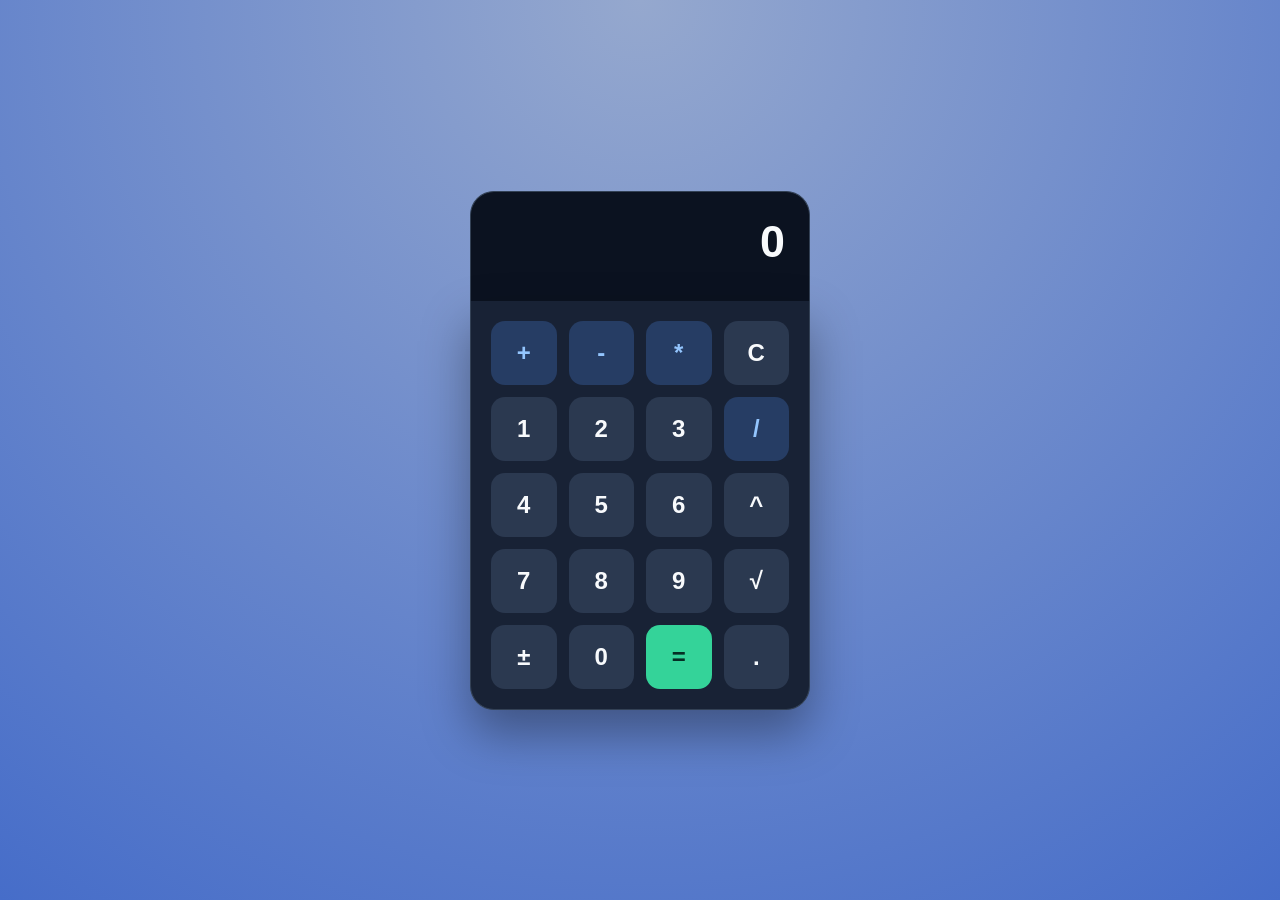
<file: calculatrice/index.html>
<!DOCTYPE html>
<html lang="pt-br">
<head>
    <meta charset="UTF-8">
    <meta http-equiv="X-UA-Compatible" content="IE=edge">
    <meta name="viewport" content="width=device-width, initial-scale=1.0">
    <title>La Calculatrice</title>
    <link rel = "stylesheet" href = "style.css">
</head>

<body>
    <label id = "countLabel">0</label>

    <div id = "btnContainer">
        <button class = 'buttons' id = "plusBtn"> + </button>
        <button class = 'buttons' id = "minusBtn"> - </button>
        <button class = 'buttons' id = "timesBtn"> * </button>
        <button class = 'buttons' id = "clearBtn"> C </button>
        <br>
        <button class = 'buttons' id = "1Btn"> 1 </button>
        <button class = 'buttons' id = "2Btn"> 2 </button>
        <button class = 'buttons' id = "3Btn"> 3 </button>
        <button class = 'buttons' id = "divBtn"> / </button>
        <br>
        <button class = 'buttons' id = "4Btn"> 4 </button>
        <button class = 'buttons' id = "5Btn"> 5 </button>
        <button class = 'buttons' id = "6Btn"> 6 </button>
        <button class = 'buttons' id = "expBtn"> ^ </button>
        <br>
        <button class = 'buttons' id = "7Btn"> 7 </button>
        <button class = 'buttons' id = "8Btn"> 8 </button>
        <button class = 'buttons' id = "9Btn"> 9 </button>
        <button class = 'buttons' id = "sqrtBtn"> √ </button>
        <br>
        <button class = 'buttons' id = "pmBtn"> ± </button>
        <button class = 'buttons' id = "0Btn"> 0 </button>
        <button class = 'buttons' id = "equalBtn"> = </button>
        <button class = 'buttons' id = "commaBtn"> . </button>

        <br>
    </div>

    <script src = "index.js"></script>

</body>

</html>
</file>
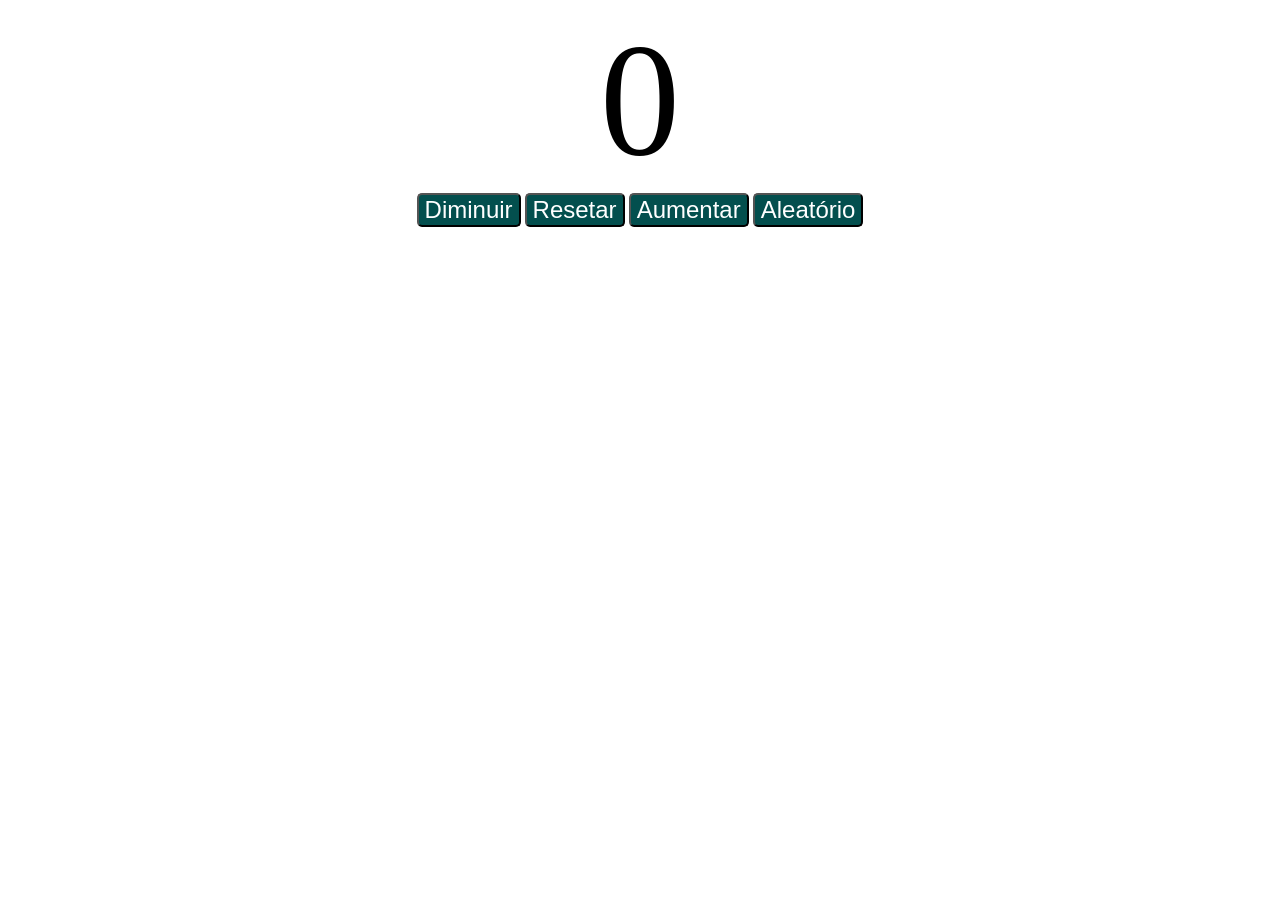
<file: counter/index.html>
<!DOCTYPE html>
<html lang="pt-br">
<head>
    <meta charset="UTF-8">
    <meta http-equiv="X-UA-Compatible" content="IE=edge">
    <meta name="viewport" content="width=device-width, initial-scale=1.0">
    <title>Number Counter</title>
    <link rel = "stylesheet" href = "style.css">
</head>

<body>
    <label id = "countLabel">0</label>

    <div id = "btnContainer">
        <button class = 'buttons' id = "decreaseBtn"> Diminuir </button>
        <button class = 'buttons' id = "resetBtn"> Resetar </button>
        <button class = 'buttons' id = "increaseBtn"> Aumentar </button>
        <button class = 'buttons' id = "randomBtn"> Aleatório </button>

    </div>
    <script src = "index.js"></script>
</body>

</html>
</file>
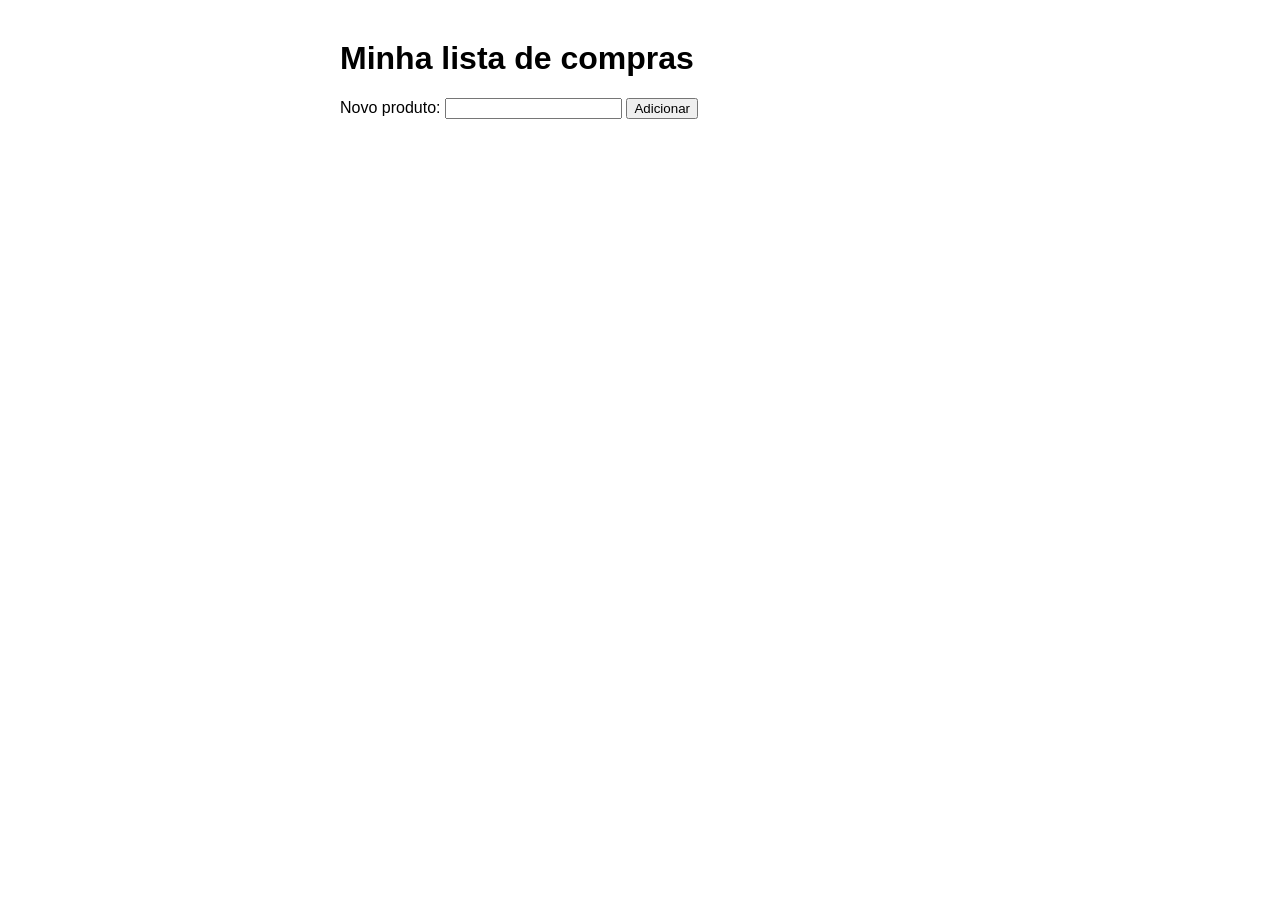
<file: defi/index.html>
<!DOCTYPE html>
<html lang="pt-BR">
  <head>
    <meta charset="UTF-8">
    <meta name="viewport" content="width=device-width, initial-scale=1.0">
    <title>Lista de compras</title>

    <style>
      body {
        max-width: 600px;
        margin: 40px auto;
        padding: 0 20px;
        font-family: Arial, sans-serif;
      }

      li {
        margin-bottom: 12px;
      }

      li button {
        margin-left: 15px;
      }

      button {
        cursor: pointer;
      }
    </style>
  </head>

  <body>
    <h1>Minha lista de compras</h1>

    <label for="produto">Novo produto:</label>
    <input type="text" id="produto">

    <button id="adicionar" type="button">Adicionar</button>

    <ul id="lista"></ul>

    <script>
      // Referências aos elementos que já existem na página.
      const lista = document.getElementById("lista");
      const campo = document.getElementById("produto");
      const botaoAdicionar = document.getElementById("adicionar");

      function adicionarProduto() {
        // Guarda o texto antes de limpar o campo.
        const nomeProduto = campo.value.trim();
        campo.value = "";

        // Evita adicionar um produto vazio.
        if (nomeProduto === "") {
          campo.focus();
          return;
        }

        // Cria os elementos do novo produto.
        const item = document.createElement("li");
        const texto = document.createElement("span");
        const botaoExcluir = document.createElement("button");

        // Define o conteúdo.
        texto.textContent = nomeProduto;
        botaoExcluir.textContent = "Excluir";
        botaoExcluir.type = "button";

        // Monta o item e o insere na lista.
        item.appendChild(texto);
        item.appendChild(botaoExcluir);
        lista.appendChild(item);

        // Este botão exclui este item.
        botaoExcluir.addEventListener("click", function() {
          item.remove();
        });

        // Devolve o cursor ao campo.
        campo.focus();
      }

      botaoAdicionar.addEventListener("click", adicionarProduto);
    </script>
  </body>
</html>
</file>
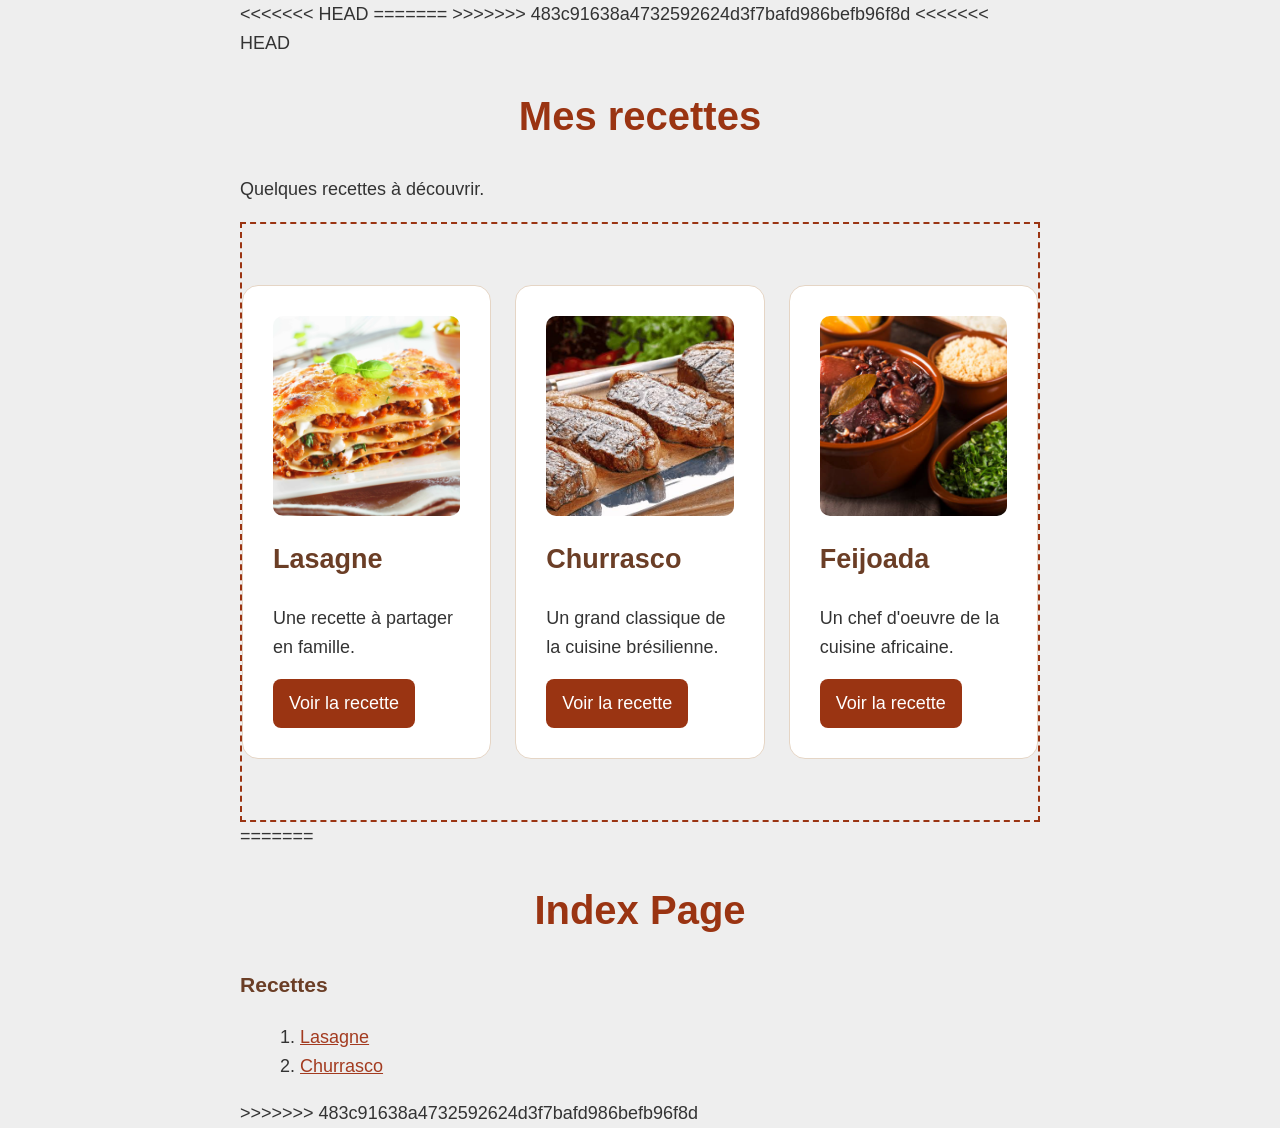
<file: my-recipes/index.html>
<!DOCTYPE html>
<html lang="pt-br">
<head>
    <meta charset="UTF-8">
    <meta http-equiv="X-UA-Compatible" content="IE=edge">
    <meta name="viewport" content="width=device-width, initial-scale=1.0">
<<<<<<< HEAD
    <link rel="stylesheet" href="css/style.css">
=======
    <link rel=""stylesheet" href="css/style.css">
>>>>>>> 483c91638a4732592624d3f7bafd986befb96f8d
    <title>Mes recettes</title>
</head>

<body>
<<<<<<< HEAD
<h1>Mes recettes</h1>
<p>Quelques recettes à découvrir.</p>

<div class="recettes">

    <article class="carte">
        <img src="./images/lasanha.jpg" alt="Lasagne">

        <h2>Lasagne</h2>

        <p>Une recette à partager en famille.</p>

        <a class="bouton" href="./lasagne.html">
            Voir la recette
        </a>
    </article>

    <article class="carte">
        <img src="./images/churrasco.jpg" alt="Churrasco">

        <h2>Churrasco</h2>

        <p>Un grand classique de la cuisine brésilienne.</p>

        <a class="bouton" href="./churrasco.html">
            Voir la recette
        </a>
    </article>

    <article class="carte">
        <img src="./images/feijoada.jpg" alt="Feijoada">

        <h2>Feijoada</h2>

        <p>Un chef d'oeuvre de la cuisine africaine.</p>

        <a class="bouton" href="./feijoada.html">
            Voir la recette
        </a>
    </article>

</div>
=======
    <h1>Index Page</h1>

    <h3>Recettes</h3>
    <ol>
    1. <a href="./lasagne.html">Lasagne</a> <br/>
    2. <a href="./churrasco.html">Churrasco</a>
    </ol>

>>>>>>> 483c91638a4732592624d3f7bafd986befb96f8d
</body>

</html>
</file>
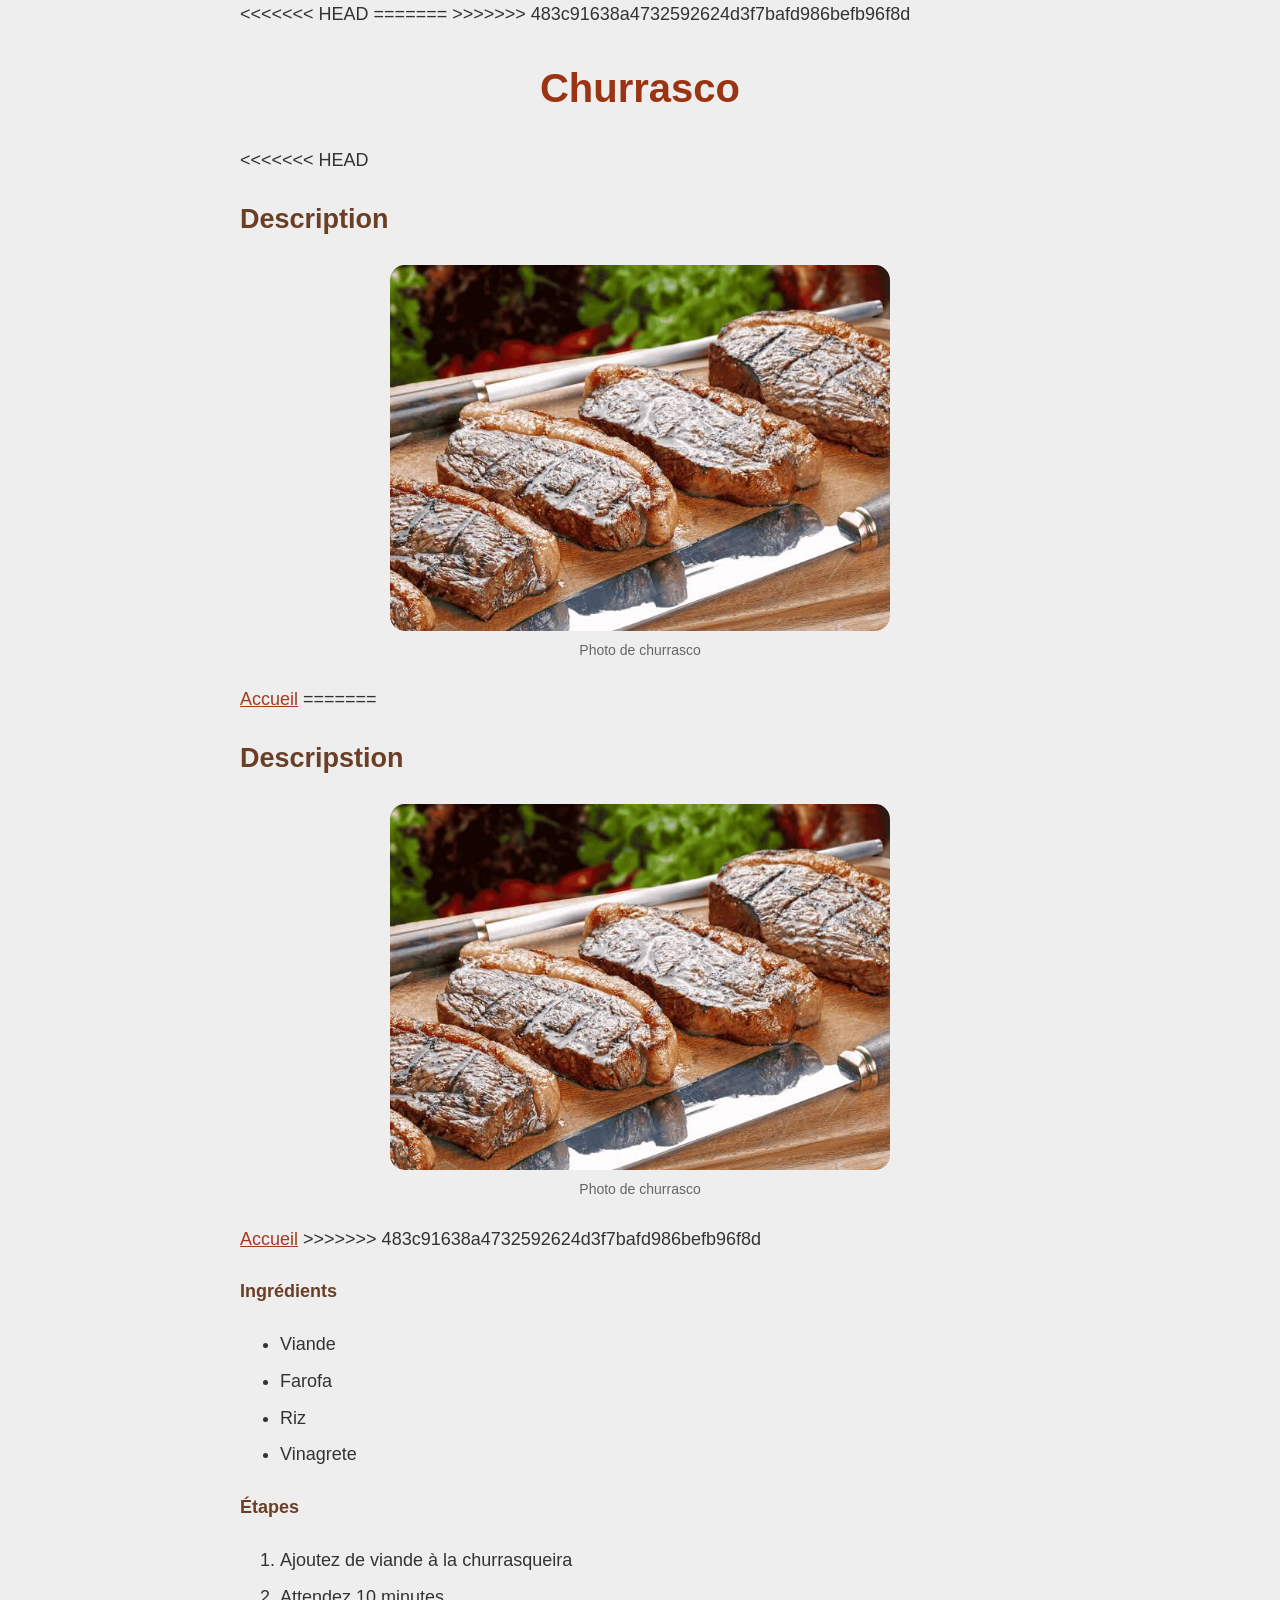
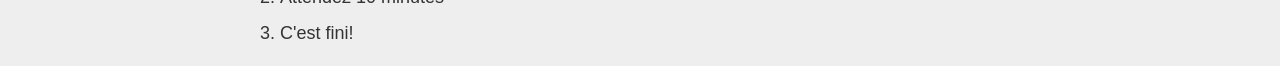
<file: my-recipes/churrasco.html>
<!DOCTYPE html>
<html lang="pt-br">
<head>
    <meta charset="UTF-8">
    <meta http-equiv="X-UA-Compatible" content="IE=edge">
    <meta name="viewport" content="width=device-width, initial-scale=1.0">
<<<<<<< HEAD
    <link rel="stylesheet" href="css/style.css">
=======
    <link rel=""stylesheet" href="css/style.css">
>>>>>>> 483c91638a4732592624d3f7bafd986befb96f8d
    <title>Mes recettes</title>
</head>

<body>
    <h1>Churrasco</h1>

<<<<<<< HEAD
    <h2>Description</h2>

    <figure>
        <img
            src="./images/churrasco.jpg"
            alt="Photo de churrasco"
        >
        <figcaption>Photo de churrasco</figcaption>
    </figure>

    <a class="retour" href="./index.html">Accueil</a>
=======
    <h2>Descripstion</h2>

    <img src = "./images/churrasco.jpg" alt="Photo de lasagne" width = 200>
    <figcaption> Photo de churrasco </figcaption>
    <a href="./index.html">Accueil</a>
>>>>>>> 483c91638a4732592624d3f7bafd986befb96f8d

    <h4>Ingrédients</h4>
    <ul>
        <li>Viande</li>
        <li>Farofa</li>
        <li>Riz</li>
        <li>Vinagrete</li>
    </ul>

    <h4>Étapes</h4>
    <ol>
        <li>Ajoutez de viande à la churrasqueira</li>
        <li>Attendez 10 minutes</li>
        <li>C'est fini!</li>
    </ol>

</body>

</html>
</file>
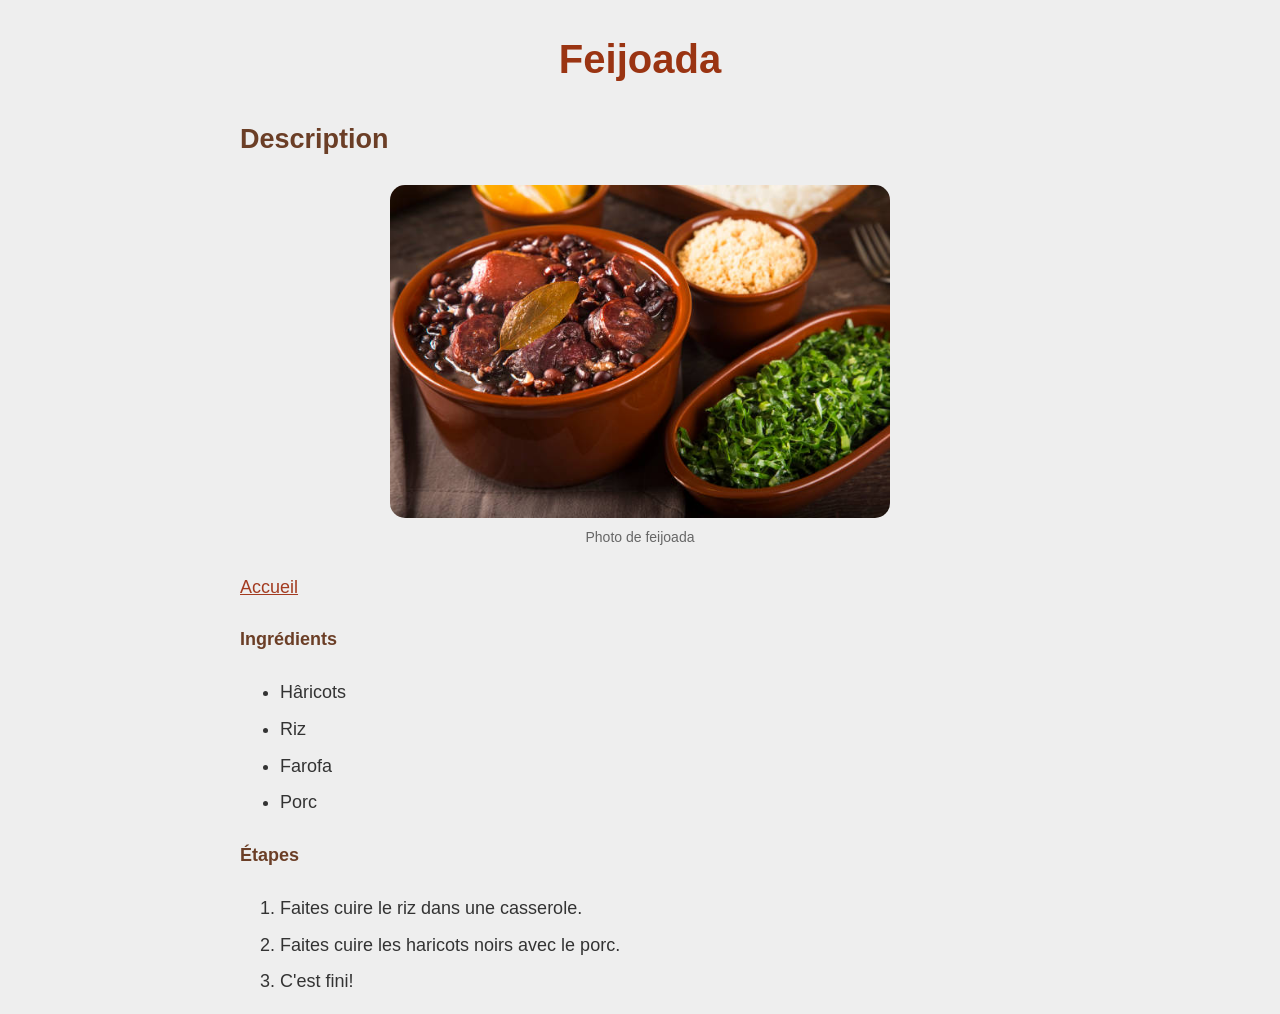
<file: my-recipes/feijoada.html>
<!DOCTYPE html>
<html lang="pt-br">
<head>
    <meta charset="UTF-8">
    <meta http-equiv="X-UA-Compatible" content="IE=edge">
    <meta name="viewport" content="width=device-width, initial-scale=1.0">
    <link rel="stylesheet" href="css/style.css">
    <title>Mes recettes</title>
</head>

<body>
    <h1>Feijoada</h1>

    <h2>Description</h2>

    <img src = "./images/feijoada.jpg" alt="Photo de feijoada" width = 200>
    <figcaption> Photo de feijoada </figcaption>
    <a class="retour" href="./index.html">Accueil</a>

    <h4>Ingrédients</h4>
    <ul>
        <li>Hâricots</li>
        <li>Riz</li>
        <li>Farofa</li>
        <li>Porc</li>
    </ul>

    <h4>Étapes</h4>
    <ol>
        <li>Faites cuire le riz dans une casserole.</li>
        <li>Faites cuire les haricots noirs avec le porc.</li>
        <li>C'est fini!</li>
    </ol>

</body>

</html>
</file>
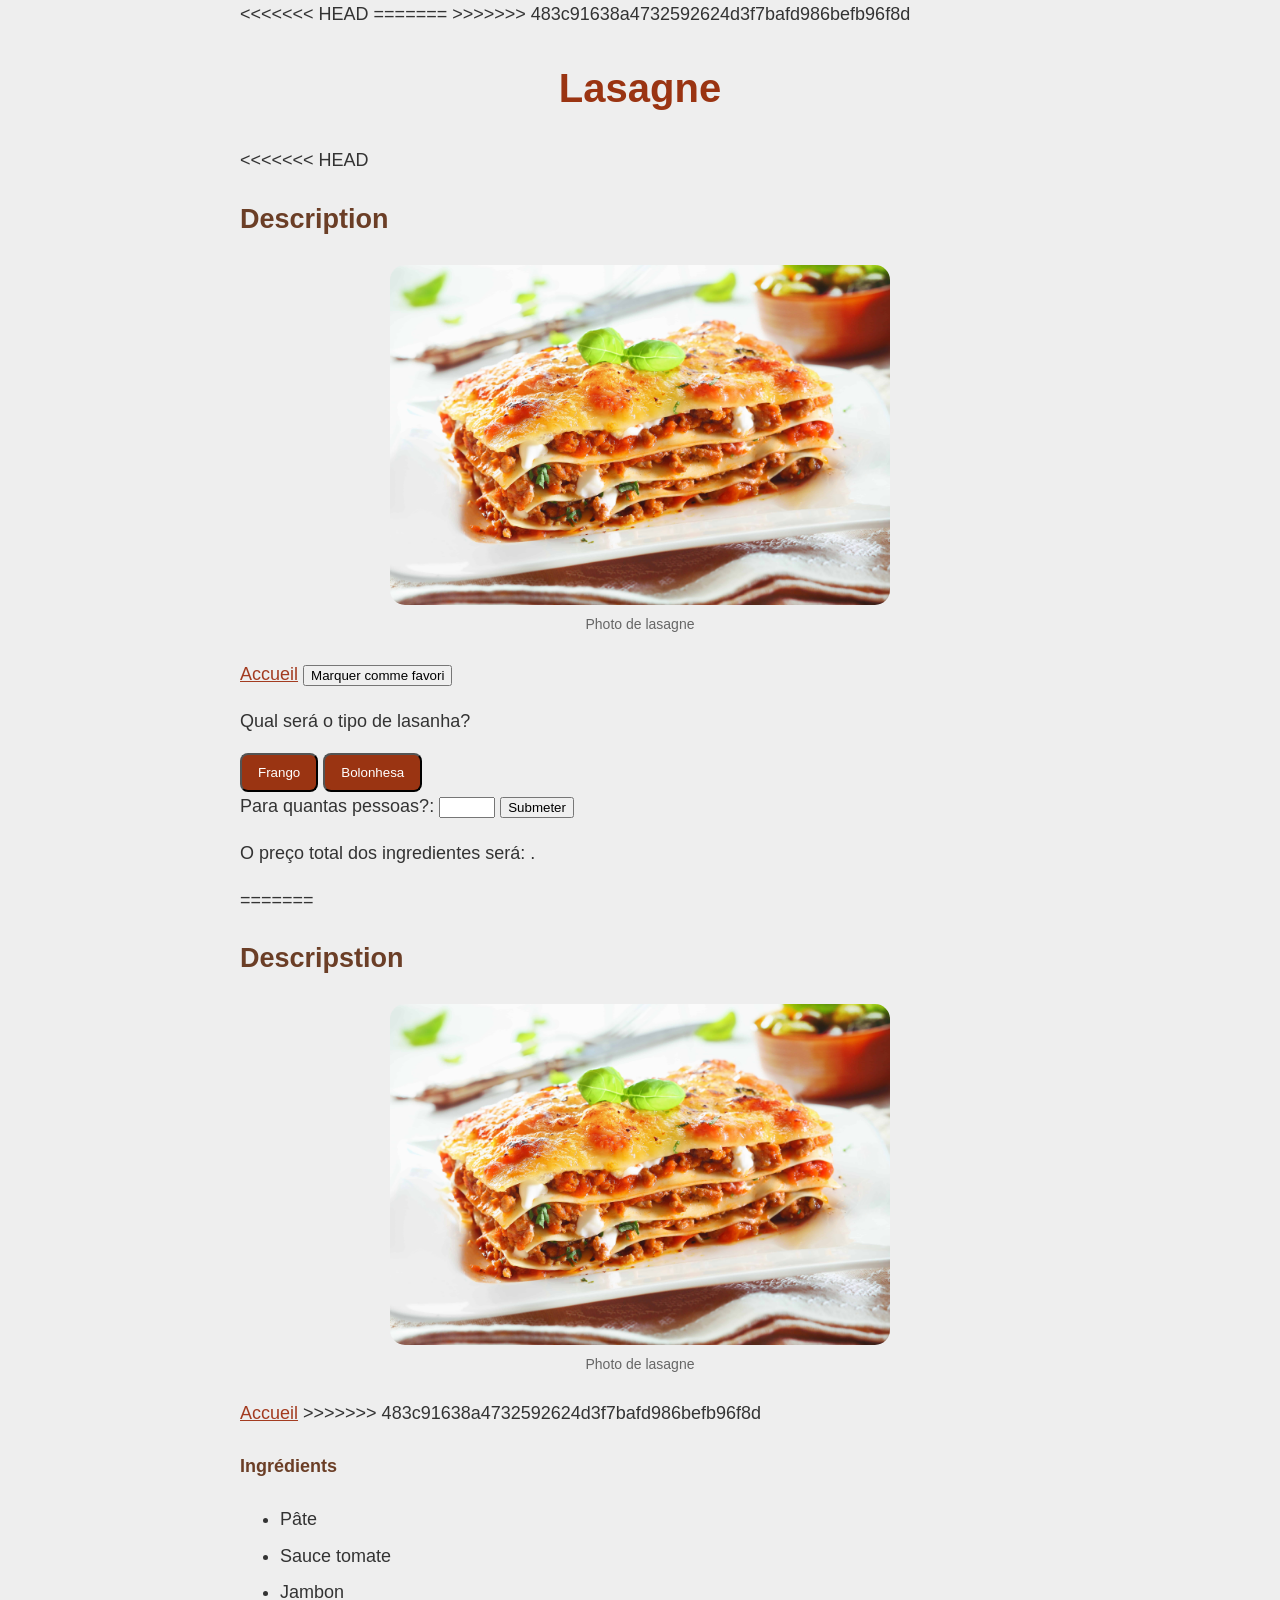
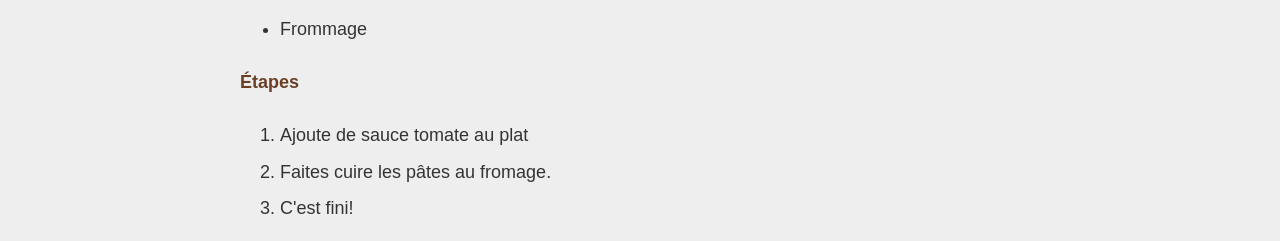
<file: my-recipes/lasagne.html>
<!DOCTYPE html>
<html lang="pt-br">
<head>
    <meta charset="UTF-8">
    <meta http-equiv="X-UA-Compatible" content="IE=edge">
    <meta name="viewport" content="width=device-width, initial-scale=1.0">
<<<<<<< HEAD
    <link rel="stylesheet" href="css/style.css">
    <script src="./js/script.js" defer></script>
=======
    <link rel=""stylesheet" href="css/style.css">
>>>>>>> 483c91638a4732592624d3f7bafd986befb96f8d
    <title>Mes recettes</title>
</head>

<body>
    <h1>Lasagne</h1>

<<<<<<< HEAD
    <h2>Description</h2>

    <img src = "./images/lasanha.jpg" alt="Photo de lasagne" width = 200>
    <figcaption> Photo de lasagne </figcaption>
    <a class="retour" href="./index.html">Accueil</a>

    <button id="favorito" type="button">
    Marquer comme favori
    </button>

    <p id="p1"> Qual será o tipo de lasanha? </p>

    <button class = bouton id = "botaoFrango"> Frango </button>
    <button class = bouton id = "botaoBolonhesa"> Bolonhesa </button>
    <br>

    <label for="quantidade">Para quantas pessoas?:</label>
    <input type="number" id="quantidade" name="quantidade" min="0" max="100" step="1">
    <button id = "botaoPessoas"> Submeter </button>


    <p id="p_preco">O preço total dos ingredientes será: .</p>
=======
    <h2>Descripstion</h2>

    <img src = "./images/lasanha.jpg" alt="Photo de lasagne" width = 200>
    <figcaption> Photo de lasagne </figcaption>
    <a href="./index.html">Accueil</a>
>>>>>>> 483c91638a4732592624d3f7bafd986befb96f8d

    <h4>Ingrédients</h4>
    <ul>
        <li>Pâte</li>
        <li>Sauce tomate</li>
        <li>Jambon</li>
        <li>Frommage</li>
    </ul>

    <h4>Étapes</h4>
    <ol>
        <li>Ajoute de sauce tomate au plat</li>
        <li>Faites cuire les pâtes au fromage.</li>
        <li>C'est fini!</li>
    </ol>

</body>

</html>
</file>
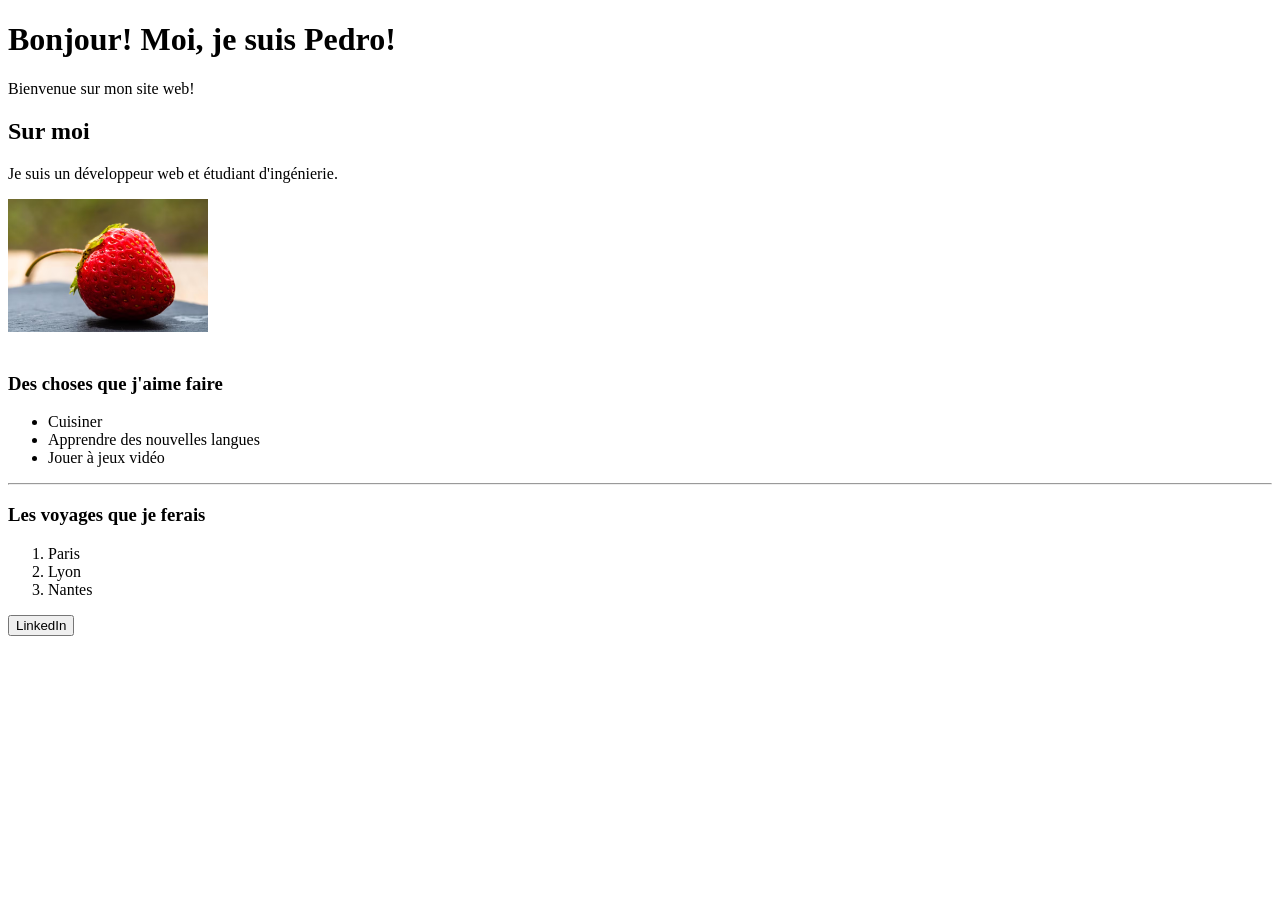
<file: pasta1/oi.html>
<!DOCTYPE html>
<html lang="pt-br">
<head>
    <meta charset="UTF-8">
    <meta http-equiv="X-UA-Compatible" content="IE=edge">
    <meta name="viewport" content="width=device-width, initial-scale=1.0">
    <link rel=""stylesheet" href="css/style.css">
    <title>Pedro Altounian website</title>
</head>

<body>
    <h1>Bonjour! Moi, je suis Pedro!</h1>
    <p>Bienvenue sur mon site web!</p>

    <h2>Sur moi</h2>
    <p>Je suis un développeur web et étudiant d'ingénierie.</p>

    <img src="./Morango.avif" alt="Foto de perfil do Pedro Altounian" width="200">
    <br></br>

    <h3>Des choses que j'aime faire</h3>
    <ul> 
        <li>Cuisiner</li>
        <li>Apprendre des nouvelles langues</li>
        <li>Jouer à <a>jeux</a> vidéo</li>
    </ul>

    <hr/>

    <h3>Les voyages que je ferais</h3>
    <ol>
        <li>Paris</li>
        <li>Lyon</li>
        <li>Nantes</li>
    </ol>

    <button onclick="window.location.href='https://www.linkedin.com/in/pedro-altounian/'">LinkedIn</button>


</body>
</html>
</file>
<file: calculatrice/style.css>
/*
/* Inclui padding e bordas no tamanho dos elementos. */
* {
    box-sizing: border-box;
}

body {
    min-height: 100vh;
    margin: 0;
    padding: 24px 16px;

    display: flex;
    flex-direction: column;
    align-items: center;
    justify-content: center;

    font-family: "Segoe UI", sans-serif;
    background: radial-gradient(circle at top, #95a8ce, #466dc9);
    color: #f8fafc;
}

/* Visor */
#countLabel {
    display: block;
    width: min(100%, 340px);
    min-height: 110px;
    padding: 24px;

    background-color: #0b1220;
    border: 1px solid #334155;
    border-bottom: none;
    border-radius: 24px 24px 0 0;

    font-size: clamp(1.8rem, 7vw, 2.8rem);
    font-weight: 600;
    font-variant-numeric: tabular-nums;
    text-align: right;
    overflow-wrap: anywhere;
}

/* Teclado com três colunas iguais */
#btnContainer {
    width: min(100%, 340px);
    padding: 20px;

    display: grid;
    grid-template-columns: repeat(4, 1fr);
    gap: 12px;

    background-color: #182235;
    border: 1px solid #334155;
    border-top: none;
    border-radius: 0 0 24px 24px;

    box-shadow: 0 24px 48px rgb(0 0 0 / 35%);
}

/* O Grid organiza as linhas sem precisar dos <br>. */
#btnContainer br {
    display: none;
}

/* Estilo comum a todos os botões */
.buttons {
    min-width: 0;
    min-height: 64px;
    padding: 12px;

    border: none;
    border-radius: 14px;

    background-color: #2b3950;
    color: #f8fafc;

    font: inherit;
    font-size: 1.5rem;
    font-weight: 600;

    cursor: pointer;
    touch-action: manipulation;

    transition:
        background-color 150ms ease,
        transform 150ms ease;
}

.buttons:hover {
    background-color: #3c4e6b;
    transform: translateY(-2px);
}

.buttons:active {
    transform: translateY(1px);
}

/* Mostra qual botão está selecionado ao navegar com Tab. */
.buttons:focus-visible {
    outline: 3px solid #f8fafc;
    outline-offset: 3px;
}

/* Operadores */
#plusBtn,
#minusBtn,
#timesBtn,
#divBtn {
    background-color: #263d64;
    color: #93c5fd;
}

#plusBtn:hover,
#minusBtn:hover,
#timesBtn:hover,
#divBtn:hover {
    background-color: #345384;
}

/* Botão de resultado */
#equalBtn {
    background-color: #34d399;
    color: #052e24;
}

#equalBtn:hover {
    background-color: #6ee7b7;
}

/* Respeita a preferência por menos animações. */
@media (prefers-reduced-motion: reduce) {
    .buttons {
        transition: none;
    }

    .buttons:hover,
    .buttons:active {
        transform: none;
    }
}
</file>
<file: counter/style.css>
#countLabel {
    display: block;
    text-align: center;
    font-size: 10em;
    font: Times;
}

#btnContainer {
    text-align: center;
}

.buttons{
    padding: 10px 20 px;
    font-size: 1.5em;
    color: white;
    background-color: rgb(3, 79, 78);
    border-radius: 5px;
    cursor: pointer;
    transition: background-color 0.25s;
}

.buttons:hover{
    background-color: blue;
}
</file>
<file: my-recipes/css/style.css>
/* Faz a largura incluir o padding e a borda */
* {
    box-sizing: border-box;
}

/* Aparência geral */
body {
    font-family: Arial, sans-serif;
    font-size: 18px;
    line-height: 1.6;

    color: #333333;
    background-color: #eeeeee;

    max-width: 800px;
    margin: 0 auto;
    padding: 0px 0px;
}

/* Título principal */
h1 {
    color: #9a3412;
    font-size: 40px;
    text-align: center;
}

/* Títulos das seções */
h2,
h3,
h4 {
    color: #6b3e26;
}

/* Fotografias */
img {
    display: block;
    width: 100%;
    max-width: 500px;
    height: auto;

    margin: 24px auto 8px;
    border-radius: 15px;
}

/* Legendas */
figcaption {
    color: #666666;
    font-size: 14px;
    text-align: center;
    margin-bottom: 24px;
}

/* Links */
a {
    color: #a33b20;
}

/* Aparência do link ao passar o mouse */
a:hover {
    color: #652310;
    text-decoration: none;
}

/* Espaço entre os itens das listas */
li {
    margin-bottom: 8px;
}

figure {
    margin: 0;
}

.carte {
    background-color: #ffffff;
    padding: 24px;
    border: 1px solid #e5d5c5;
    border-radius: 16px;
    margin-bottom: 24px;
}

.carte img {
    width: 100%;
    height: 200px;
    object-fit: cover;
    margin: 0;
    border-radius: 10px;
}

.recettes {
    display: flex;
    flex-direction: row;

    justify-content: center;
    align-items: center;

    gap: 24px;
    min-height: 600px;
    border: 2px dashed #9a3412;
}


.carte {
    flex: 0 1 280px;
    min-width: 0;
    margin-bottom: 0;
    padding: 30px;
}

.bouton {
    display: inline-block;

    background-color: #9a3412;
    color: #ffffff;

    padding: 10px 16px;
    border-radius: 8px;

    text-decoration: none;
}

.bouton:hover {
    background-color: #74270e;
    color: #ffffff;
}

@media (max-width: 600px) {
    .recettes {
        flex-direction: column;
    }
}
</file>
